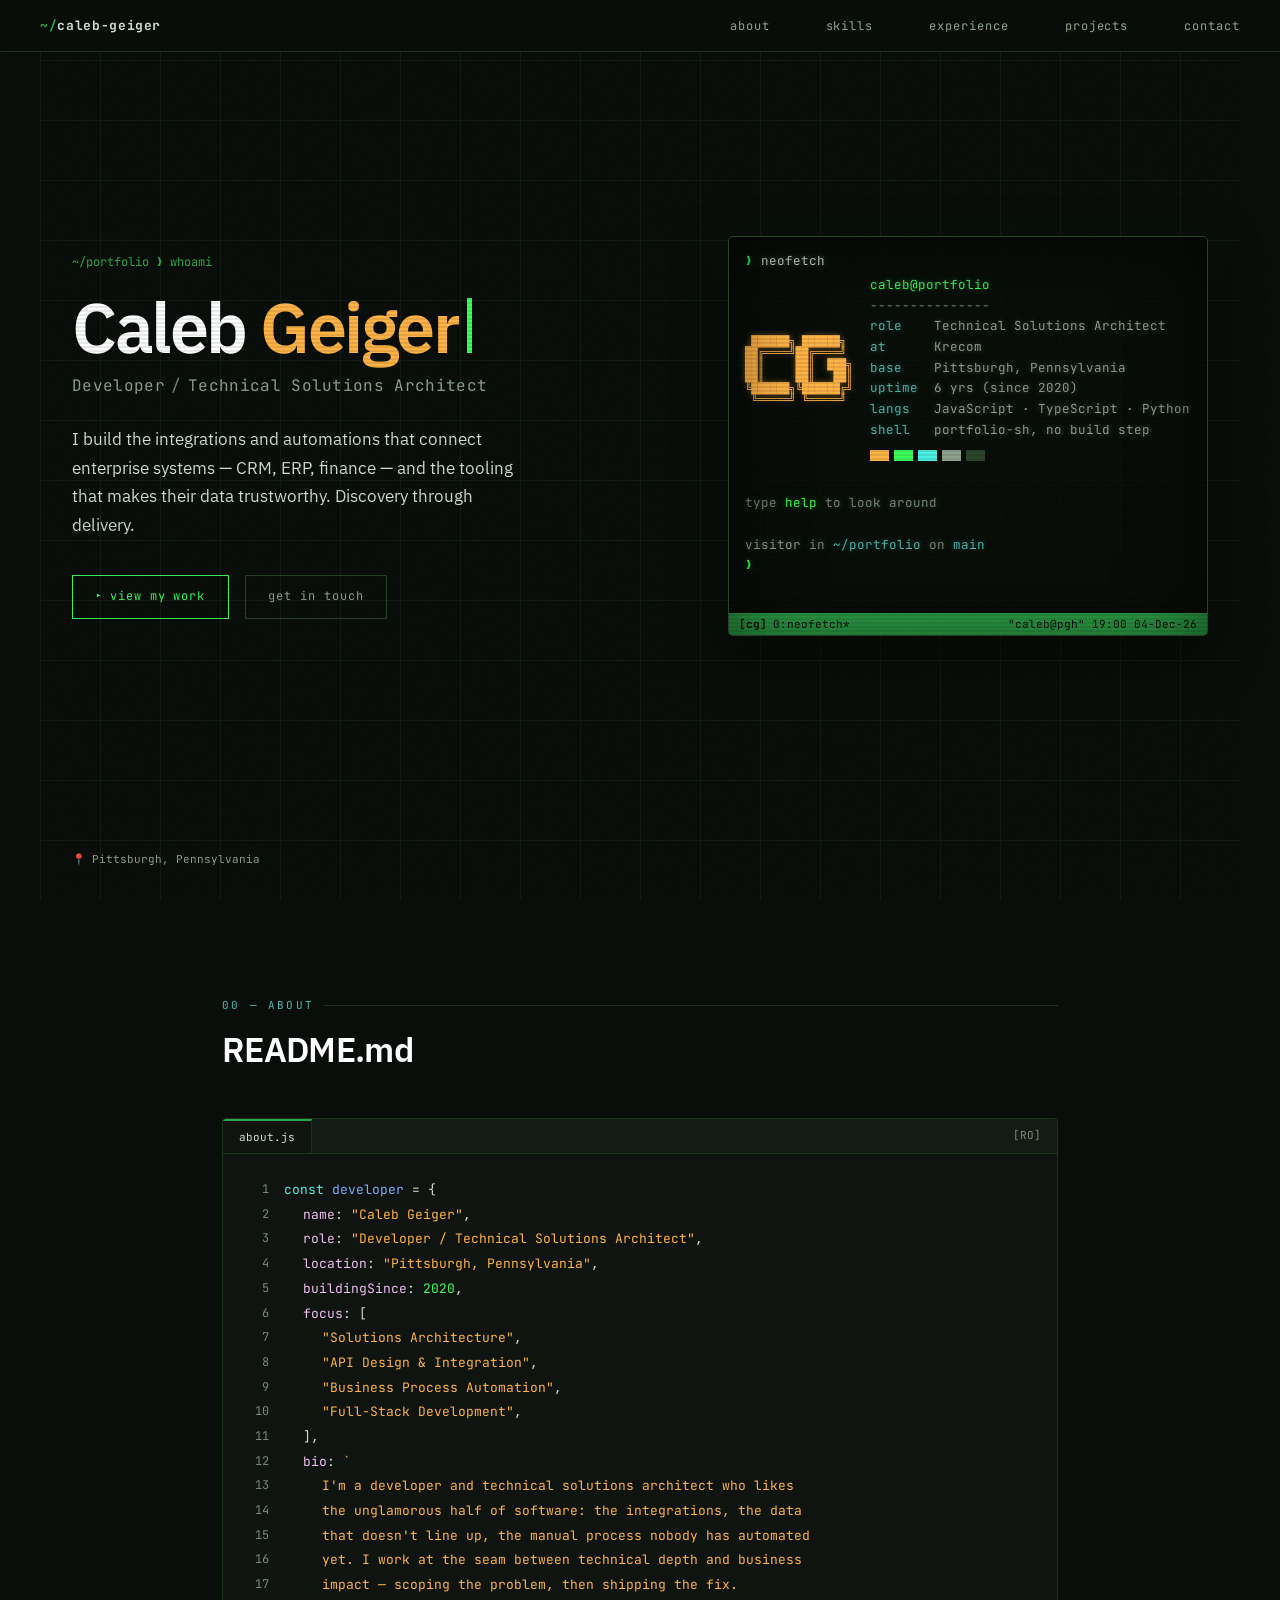
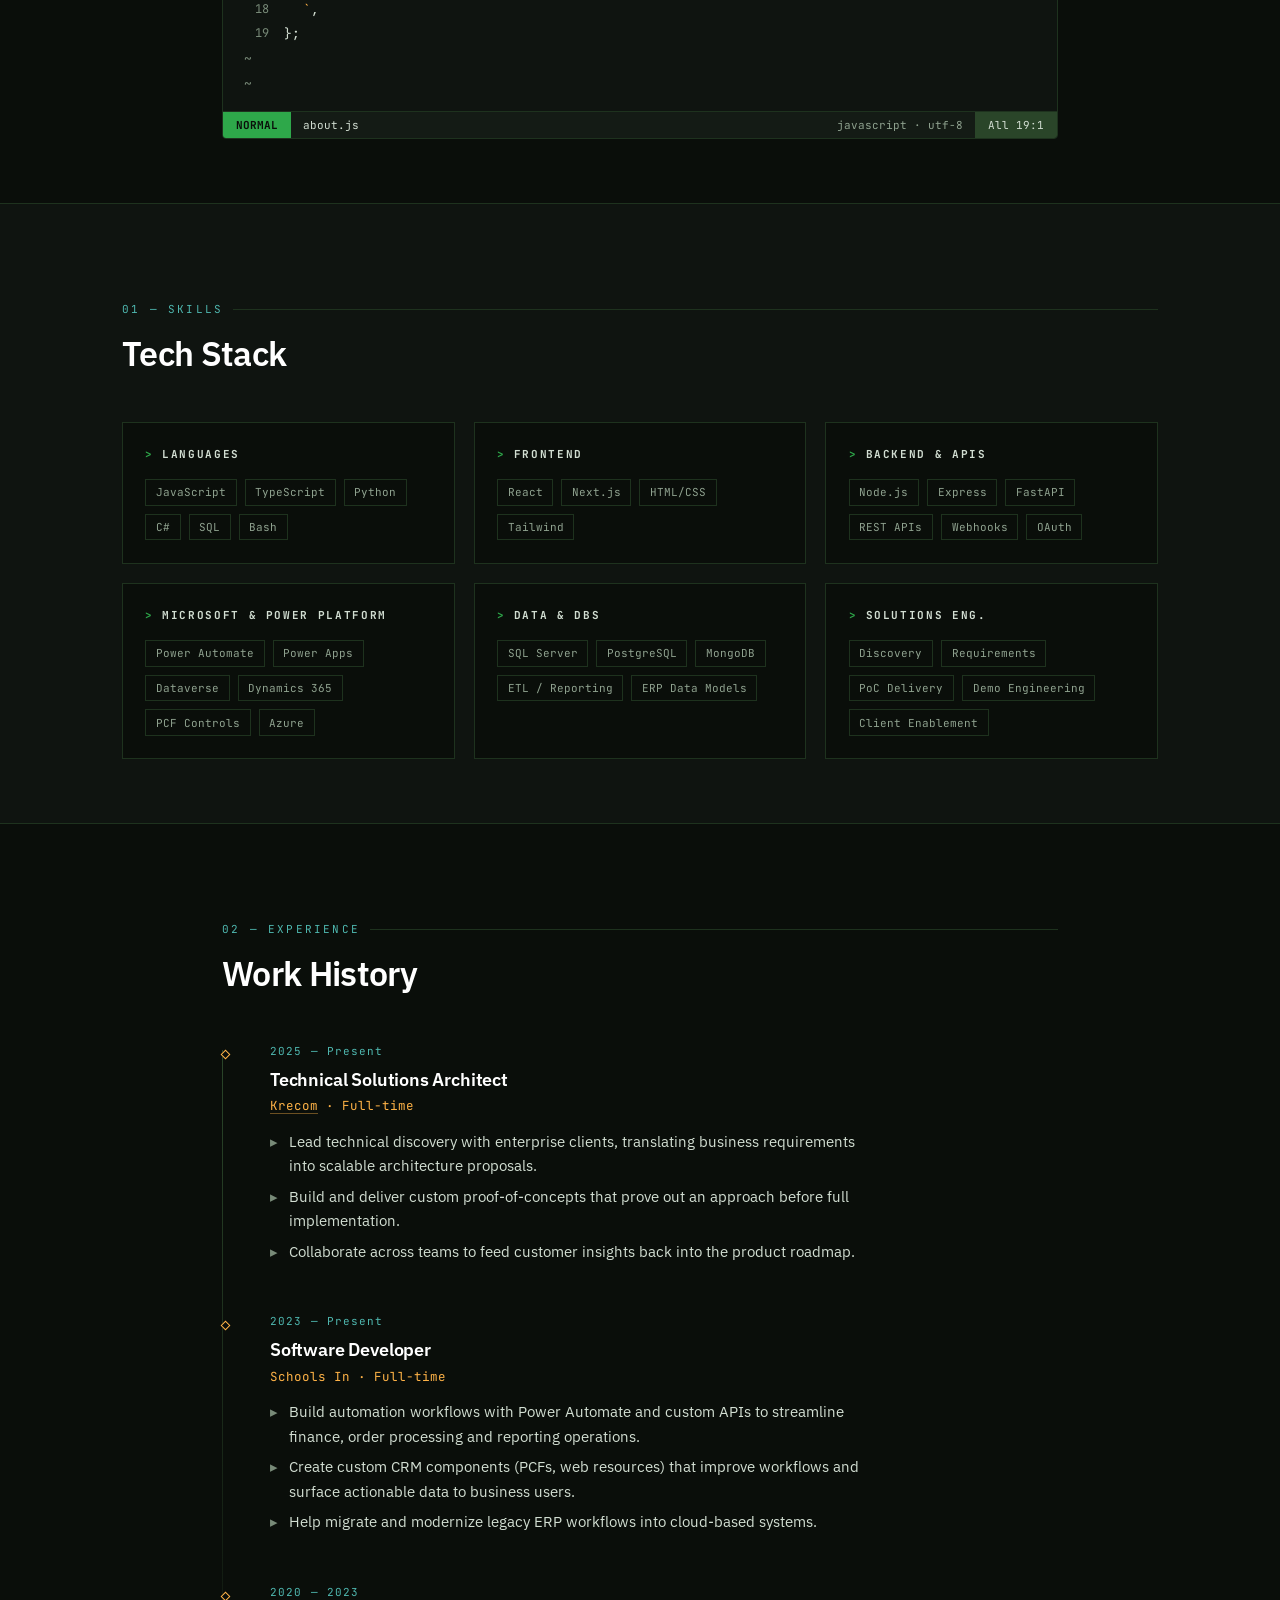
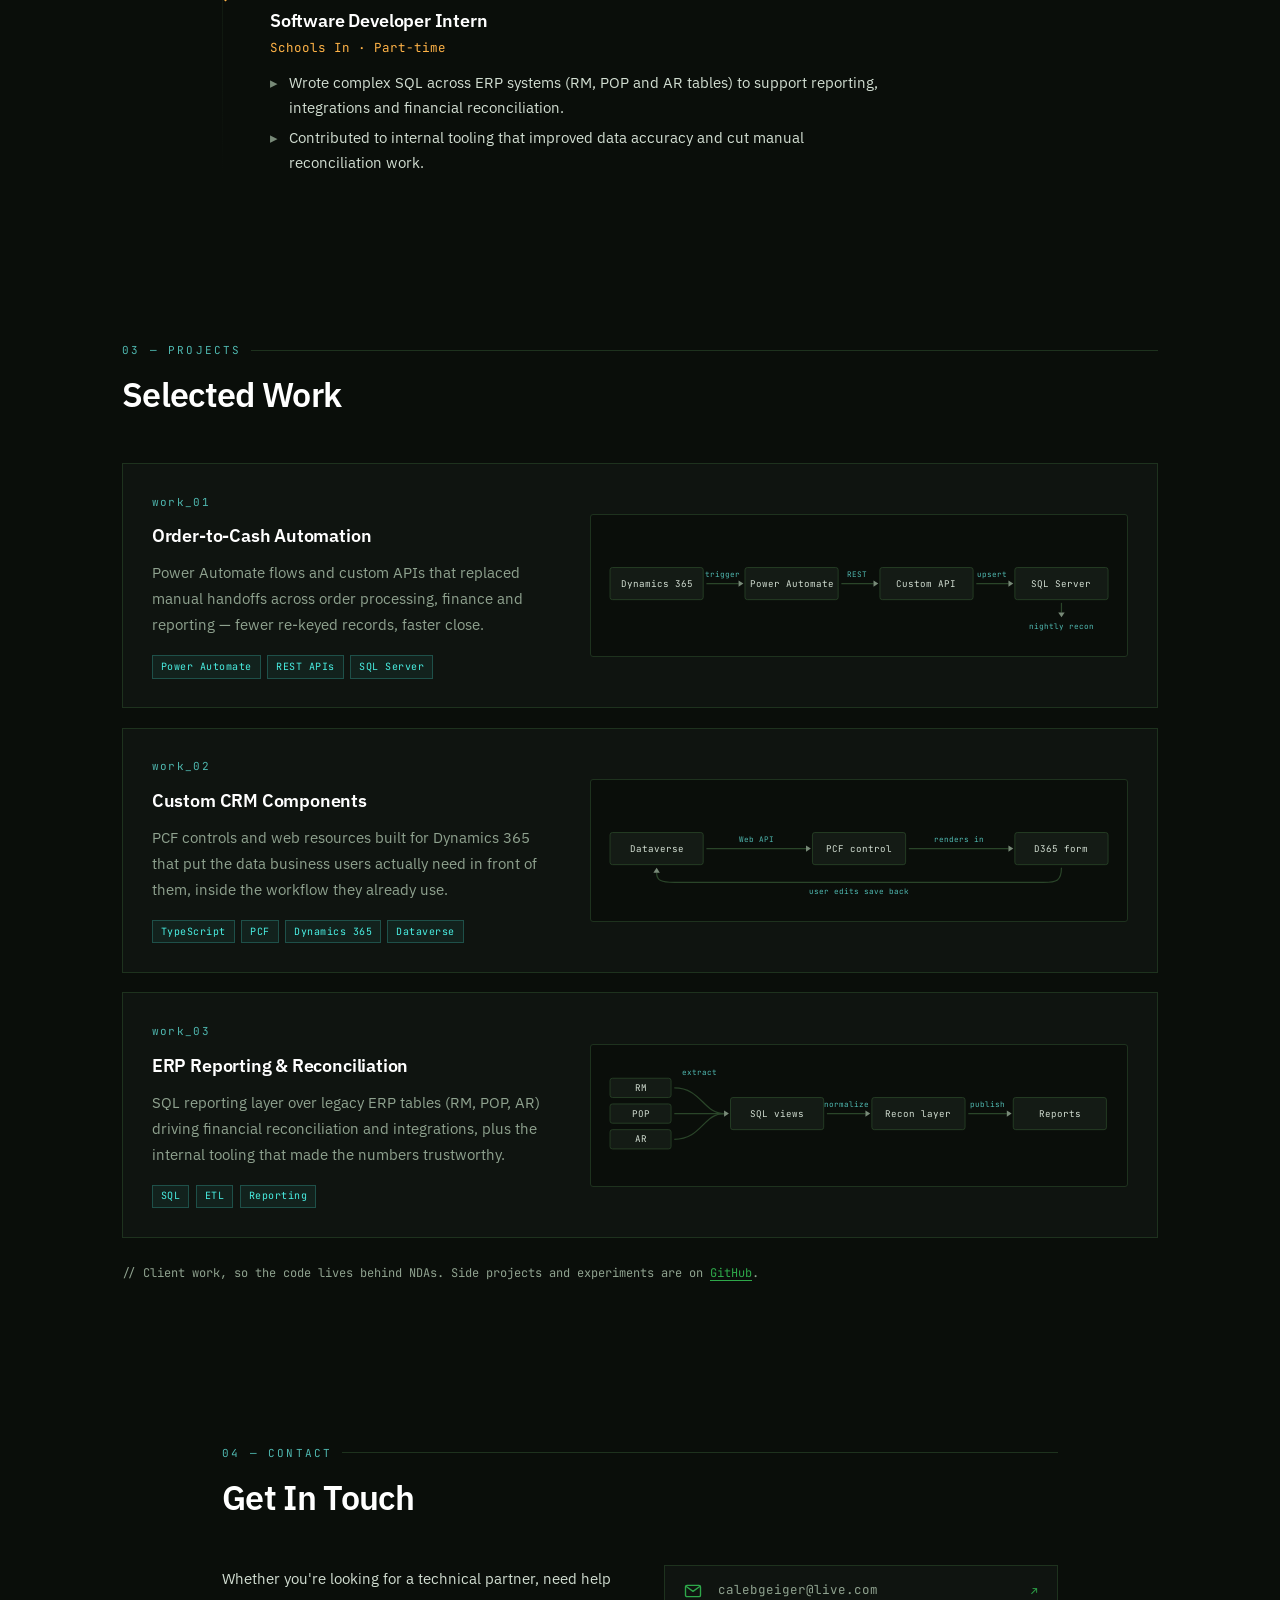
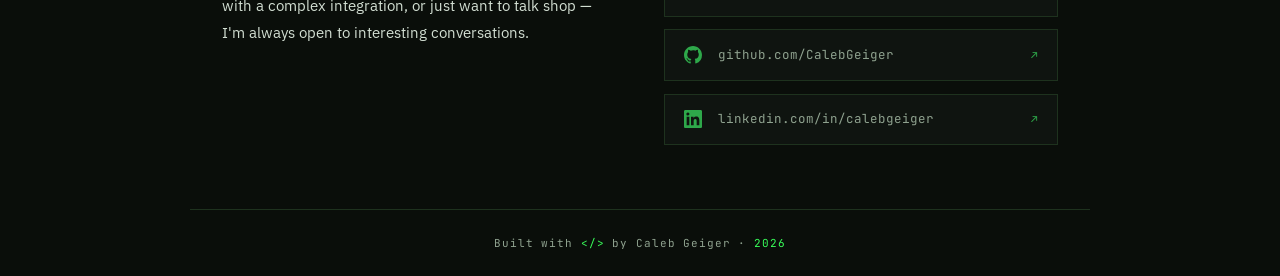
<file: index.html>
<!DOCTYPE html>
<html lang="en">

<!--
  visitor@portfolio:~$ view-source

  hand-written html/css/js. one file. no build step, no framework,
  no dependencies. the terminal in the hero is real — try `help`.

  if you're hiring: calebgeiger@live.com
-->

<head>
  <meta charset="UTF-8" />
  <meta name="viewport" content="width=device-width, initial-scale=1" />

  <title>Caleb Geiger — Developer &amp; Technical Solutions Architect</title>
  <meta name="description"
    content="Caleb Geiger is a developer and technical solutions architect in Pittsburgh, Pennsylvania, building the integrations and automations that connect enterprise CRM, ERP and finance systems." />
  <meta name="author" content="Caleb Geiger" />
  <link rel="canonical" href="https://calebgeiger.com/" />
  <meta name="theme-color" content="#0a0e0a" />
  <meta name="color-scheme" content="dark" />

  <!-- Open Graph / social link previews -->
  <meta property="og:type" content="profile" />
  <meta property="og:site_name" content="Caleb Geiger" />
  <meta property="og:title" content="Caleb Geiger — Developer &amp; Technical Solutions Architect" />
  <meta property="og:description"
    content="Integrations, automation and custom business systems. Pittsburgh, Pennsylvania." />
  <meta property="og:url" content="https://calebgeiger.com/" />
  <meta property="og:image" content="https://calebgeiger.com/og-image.png" />
  <meta property="og:image:width" content="1200" />
  <meta property="og:image:height" content="630" />
  <meta property="og:image:alt" content="Caleb Geiger — Developer / Technical Solutions Architect" />
  <meta property="profile:first_name" content="Caleb" />
  <meta property="profile:last_name" content="Geiger" />
  <meta name="twitter:card" content="summary_large_image" />
  <meta name="twitter:title" content="Caleb Geiger — Developer &amp; Technical Solutions Architect" />
  <meta name="twitter:description"
    content="Integrations, automation and custom business systems. Pittsburgh, Pennsylvania." />
  <meta name="twitter:image" content="https://calebgeiger.com/og-image.png" />

  <link rel="icon"
    href="data:image/svg+xml,%3Csvg xmlns='http://www.w3.org/2000/svg' viewBox='0 0 32 32'%3E%3Crect width='32' height='32' rx='6' fill='%230a0e0a'/%3E%3Cpath d='M7 10l6 6-6 6' fill='none' stroke='%2339ff5a' stroke-width='3' stroke-linecap='round' stroke-linejoin='round'/%3E%3Crect x='16' y='20' width='9' height='3' rx='1.5' fill='%2339ff5a'/%3E%3C/svg%3E" />
  <link rel="apple-touch-icon" href="/apple-touch-icon.png" />

  <link rel="preconnect" href="https://fonts.googleapis.com" />
  <link rel="preconnect" href="https://fonts.gstatic.com" crossorigin />
  <link
    href="https://fonts.googleapis.com/css2?family=IBM+Plex+Sans:wght@400;600&family=JetBrains+Mono:wght@400;700&display=swap"
    rel="stylesheet" />

  <!-- Marks the document as JS-capable so progressive-reveal styles only apply when JS can undo them. -->
  <script>
    document.documentElement.classList.add('js');
  </script>

  <style>
    /* ── Reset ─────────────────────────────────────────────── */
    *,
    *::before,
    *::after {
      box-sizing: border-box;
      margin: 0;
      padding: 0;
    }

    /* ── Design tokens ───────────────────────────────────────
       Colour carries meaning here. Three accents, three jobs:

         --ident  (amber)  who he is      — name, role, company
         --live   (green)  what's alive   — links, focus, active, terminal
         --data   (cyan)   machine facts  — dates, stack, metadata, diagrams

       White/--text is reserved for structure and prose. Nothing should
       take an accent unless it belongs to one of those three categories;
       that rule is what keeps the page from turning monochrome-green.

       Every value used for text clears WCAG AA (4.5:1) on its surface. */
    :root {
      /* surfaces */
      --bg: #0a0e0a;
      --bg2: #0f1410;
      --bg3: #141b15;
      --border: #1e321e;
      --border-lit: #2a4529;

      /* text */
      --text: #d2ded2;
      --text-dim: #8fa28f;
      --text-faint: #788a78;

      /* accents */
      --live: #39ff5a;
      --live-dim: #2ea84a;
      --live-glow: #39ff5a55;
      --ident: #ffb347;
      --data: #4af0e4;
      --data-dim: #4fb8b0;

      /* type */
      --font-sans: 'IBM Plex Sans', system-ui, -apple-system, Segoe UI, sans-serif;
      --font-mono: 'JetBrains Mono', ui-monospace, SFMono-Regular, Menlo, monospace;

      --nav-h: 52px;
      --measure: 900px;
    }

    html {
      scroll-behavior: smooth;
      -webkit-text-size-adjust: 100%;
    }

    body {
      background: var(--bg);
      color: var(--text);
      font-family: var(--font-sans);
      font-size: 15px;
      line-height: 1.65;
      overflow-x: hidden;
      -webkit-font-smoothing: antialiased;
    }

    /* Mono is a texture, not the whole voice — it marks machine-facing
       things (labels, code, tags, diagrams) against sans-serif prose. */
    .mono,
    nav,
    .section-label,
    .tag,
    .stack-tag,
    .exp-meta,
    .project-num,
    .terminal-body,
    .terminal-header,
    .vim-status,
    .term,
    .btn,
    .status-bar,
    footer,
    .projects-note,
    svg text {
      font-family: var(--font-mono);
    }

    /* Noise texture — site-wide, subtle */
    body::after {
      content: '';
      position: fixed;
      inset: 0;
      background-image: url("data:image/svg+xml,%3Csvg viewBox='0 0 256 256' xmlns='http://www.w3.org/2000/svg'%3E%3Cfilter id='n'%3E%3CfeTurbulence type='fractalNoise' baseFrequency='0.9' numOctaves='4' stitchTiles='stitch'/%3E%3C/filter%3E%3Crect width='100%25' height='100%25' filter='url(%23n)' opacity='0.04'/%3E%3C/svg%3E");
      pointer-events: none;
      z-index: 9998;
      opacity: 0.25;
    }

    /* ── Scrollbar / selection ─────────────────────────────── */
    ::-webkit-scrollbar {
      width: 6px;
    }

    ::-webkit-scrollbar-track {
      background: var(--bg);
    }

    ::-webkit-scrollbar-thumb {
      background: var(--live-dim);
      border-radius: 3px;
    }

    ::selection {
      background: var(--live);
      color: var(--bg);
    }

    /* ── Skip link ─────────────────────────────────────────── */
    .skip-link {
      position: absolute;
      left: -9999px;
      top: 0;
      z-index: 10000;
      padding: 0.7rem 1.2rem;
      background: var(--bg2);
      border: 1px solid var(--live);
      color: var(--live);
      font-family: var(--font-mono);
      font-size: 12px;
      text-decoration: none;
    }

    .skip-link:focus {
      left: 0.5rem;
      top: 0.5rem;
    }

    /* ── Nav ───────────────────────────────────────────────── */
    nav {
      position: fixed;
      top: 0;
      left: 0;
      right: 0;
      z-index: 100;
      display: flex;
      align-items: center;
      justify-content: space-between;
      padding: 0 2.5rem;
      height: var(--nav-h);
      background: rgba(10, 14, 10, 0.92);
      border-bottom: 1px solid var(--border);
      backdrop-filter: blur(8px);
    }

    .nav-logo {
      color: var(--text);
      font-weight: 700;
      font-size: 13px;
      letter-spacing: 0.05em;
      text-decoration: none;
    }

    .nav-logo span {
      color: var(--live-dim);
    }

    .nav-logo:hover {
      color: var(--live);
    }

    .nav-links {
      display: flex;
      gap: 2rem;
      list-style: none;
    }

    .nav-links a {
      color: var(--text-dim);
      text-decoration: none;
      font-size: 12px;
      letter-spacing: 0.08em;
      transition: color 0.2s;
    }

    .nav-links a::before {
      content: '// ';
      color: var(--live-dim);
      opacity: 0;
      transition: opacity 0.2s;
    }

    .nav-links a:hover,
    .nav-links a:focus-visible,
    .nav-links a[aria-current='true'] {
      color: var(--live);
    }

    .nav-links a:hover::before,
    .nav-links a:focus-visible::before,
    .nav-links a[aria-current='true']::before {
      opacity: 1;
    }

    /* ── Section rhythm ──────────────────────────────────────
       Widths vary on purpose: narrow for prose, wide where the
       content needs room. A single repeated column is what makes
       a long page feel like a template. */
    section {
      max-width: var(--measure);
      margin: 0 auto;
      padding: 6rem 2rem 4rem;
      scroll-margin-top: var(--nav-h);
    }

    .section-label {
      font-size: 11px;
      letter-spacing: 0.2em;
      color: var(--data-dim);
      text-transform: uppercase;
      margin-bottom: 0.5rem;
      display: flex;
      align-items: center;
      gap: 0.6rem;
    }

    .section-label::after {
      content: '';
      flex: 1;
      height: 1px;
      background: var(--border);
    }

    h2 {
      font-size: clamp(1.5rem, 3vw, 2.1rem);
      color: #fff;
      margin-bottom: 2.5rem;
      font-weight: 600;
      letter-spacing: -0.02em;
      text-wrap: balance;
    }

    h3 {
      font-weight: 600;
      letter-spacing: -0.01em;
    }

    /* ── Hero ──────────────────────────────────────────────── */
    #hero {
      max-width: 1200px;
      min-height: 100svh;
      display: flex;
      flex-direction: column;
      justify-content: center;
      padding-top: calc(var(--nav-h) + 2rem);
      padding-bottom: 7rem;
      position: relative;
    }

    .hero-inner {
      display: grid;
      grid-template-columns: minmax(0, 1fr) minmax(0, 480px);
      gap: 3.5rem;
      align-items: center;
      width: 100%;
    }

    .hero-prompt {
      font-family: var(--font-mono);
      color: var(--live-dim);
      font-size: 12px;
      margin-bottom: 1rem;
      min-height: 1.7em;
    }

    .hero-name {
      font-size: clamp(2.4rem, 6vw, 4.4rem);
      font-weight: 600;
      color: #fff;
      line-height: 1.05;
      letter-spacing: -0.035em;
      margin-bottom: 0.6rem;
    }

    /* Identity colour — the name is who, not what's clickable */
    .hero-name .accent {
      color: var(--ident);
    }

    .hero-title {
      font-family: var(--font-mono);
      font-size: clamp(0.85rem, 1.6vw, 1rem);
      color: var(--text-dim);
      letter-spacing: 0.02em;
      margin-bottom: 1.6rem;
    }

    .hero-title .sep {
      color: var(--text-faint);
      margin: 0 0.4rem;
    }

    .hero-desc {
      max-width: 46ch;
      color: var(--text);
      font-size: 1.05rem;
      line-height: 1.7;
      margin-bottom: 2.2rem;
    }

    .hero-cta {
      display: flex;
      gap: 1rem;
      flex-wrap: wrap;
    }

    .btn {
      display: inline-flex;
      align-items: center;
      gap: 0.4rem;
      padding: 0.7rem 1.4rem;
      font-size: 12px;
      letter-spacing: 0.08em;
      text-decoration: none;
      border: 1px solid;
      cursor: pointer;
      transition: all 0.2s;
    }

    .btn-primary {
      border-color: var(--live);
      color: var(--live);
      background: transparent;
    }

    .btn-primary:hover,
    .btn-primary:focus-visible {
      box-shadow: 0 0 20px var(--live-glow);
      color: var(--bg);
      background: var(--live);
    }

    .btn-secondary {
      border-color: var(--border-lit);
      color: var(--text-dim);
    }

    .btn-secondary:hover,
    .btn-secondary:focus-visible {
      border-color: var(--text-dim);
      color: var(--text);
    }

    /* A slim caret, not a block — at display size a full character-width
       block reads as a graphic swallowing the last letter. */
    .cursor {
      display: inline-block;
      width: 0.07em;
      min-width: 3px;
      height: 0.78em;
      background: var(--live);
      margin-left: 0.12em;
      vertical-align: baseline;
      animation: blink 1.1s step-end infinite;
    }

    /* Grid lines + CRT scanlines are confined to the hero, so they read
       as a deliberate opening statement instead of a filter over the
       whole document (and never sit on top of body copy). */
    #hero::before {
      content: '';
      position: absolute;
      inset: 0;
      background-image:
        linear-gradient(var(--border) 1px, transparent 1px),
        linear-gradient(90deg, var(--border) 1px, transparent 1px);
      background-size: 60px 60px;
      opacity: 0.4;
      pointer-events: none;
    }

    #hero::after {
      content: '';
      position: absolute;
      inset: 0;
      background: repeating-linear-gradient(to bottom,
          transparent 0px,
          transparent 2px,
          rgba(0, 0, 0, 0.09) 2px,
          rgba(0, 0, 0, 0.09) 4px);
      pointer-events: none;
      z-index: 3;
    }

    .no-crt #hero::after {
      display: none;
    }

    .hero-text,
    .hero-term {
      position: relative;
      z-index: 2;
    }

    .status-bar {
      position: absolute;
      bottom: 2rem;
      left: 2rem;
      right: 2rem;
      display: flex;
      gap: 1.5rem;
      font-size: 11px;
      color: var(--text-dim);
      z-index: 2;
    }

    .status-item {
      display: flex;
      align-items: center;
      gap: 0.4rem;
    }

    /* ── Hero terminal ───────────────────────────────────────
       A real command line, not a decoration. It is strictly additive:
       everything it can print already exists in the page below, and it
       reads that content out of the DOM rather than duplicating it. */
    .term {
      position: relative;
      background: rgba(9, 13, 9, 0.86);
      border: 1px solid var(--border-lit);
      border-radius: 5px;
      overflow: hidden;
      box-shadow: 0 18px 50px rgba(0, 0, 0, 0.55), 0 0 40px rgba(57, 255, 90, 0.04);
      display: flex;
      flex-direction: column;
      height: 400px;
    }

    /* Phosphor: an inner vignette and a faint glow on the glyphs. Both
       belong to the CRT effect, so `crt` switches them off with the
       scanlines. */
    .term::after {
      content: '';
      position: absolute;
      inset: 0;
      box-shadow: inset 0 0 70px rgba(0, 0, 0, 0.55);
      pointer-events: none;
    }

    .term-out,
    .term-line,
    .term-ps1-info {
      text-shadow: 0 0 6px color-mix(in srgb, currentColor 40%, transparent);
    }

    .no-crt .term::after {
      display: none;
    }

    .no-crt .term-out,
    .no-crt .term-line,
    .no-crt .term-ps1-info {
      text-shadow: none;
    }

    /* tmux's default status line — session, window list, then pane title
       and clock on the right. Replaces the stock macOS traffic lights,
       which every terminal mock-up on the internet already has. */
    .tmux-status {
      flex: 0 0 auto;
      display: flex;
      align-items: center;
      gap: 0.9ch;
      padding: 0 0.6rem;
      height: 22px;
      background: var(--live-dim);
      color: var(--bg);
      font-size: 11px;
      white-space: nowrap;
      overflow: hidden;
    }

    .tmux-session {
      font-weight: 700;
    }

    .tmux-right {
      margin-left: auto;
    }

    .term-body {
      flex: 1 1 auto;
      overflow-y: auto;
      padding: 0.9rem 1rem 1rem;
      font-size: 12.5px;
      line-height: 1.65;
      cursor: text;
    }

    .term-body::-webkit-scrollbar {
      width: 4px;
    }

    .term-out div {
      white-space: pre-wrap;
      overflow-wrap: anywhere;
    }

    .term-line {
      display: flex;
      align-items: baseline;
      gap: 0.5rem;
    }

    /* Two-line, starship-style prompt: context on top, ❯ on the input
       line. The ❯ turns red after a failed command, as starship does. */
    .term-ps1-info {
      color: var(--text-faint);
    }

    .term-ps1 {
      color: var(--live);
      flex: 0 0 auto;
      transition: color 0.2s;
    }

    .term.failed .term-ps1 {
      color: #ff8b8b;
    }

    /* neofetch card. The art is set in the system mono on purpose: the
       Google Fonts cut of JetBrains Mono ships without box-drawing and
       block glyphs, and mixing two fonts inside one drawing misaligns it. */
    .nf {
      display: grid;
      grid-template-columns: auto minmax(0, 1fr);
      gap: 0 2.2ch;
      align-items: center;
      margin: 0.2rem 0 0.4rem;
    }

    .term-out .nf-art {
      white-space: pre;
      overflow-wrap: normal;
      font-family: ui-monospace, SFMono-Regular, Menlo, Consolas, 'DejaVu Sans Mono', monospace;
      font-size: 10.5px;
      line-height: 1.12;
      color: var(--ident);
    }

    .nf-key {
      display: inline-block;
      min-width: 8ch;
      color: var(--data-dim);
    }

    .nf-swatch {
      display: inline-block;
      width: 2.4ch;
      height: 0.9em;
      margin-right: 0.6ch;
      vertical-align: -0.1em;
    }

    .term-input {
      flex: 1 1 auto;
      min-width: 0;
      background: none;
      border: 0;
      color: var(--text);
      font: inherit;
      padding: 0;
      caret-color: var(--live);
    }

    /* A focus ring boxing the prompt line looks broken inside a terminal.
       The window takes the ring instead — the indicator stays clearly
       visible, which is what WCAG asks for, and it matches how real
       terminal emulators show focus. */
    .term-input:focus,
    .term-input:focus-visible {
      outline: none;
    }

    .term:focus-within {
      border-color: var(--live-dim);
      box-shadow: 0 18px 50px rgba(0, 0, 0, 0.55), 0 0 0 1px var(--live-dim),
        0 0 34px rgba(57, 255, 90, 0.12);
    }

    .t-cmd {
      color: var(--text);
    }

    .t-key {
      color: var(--live);
    }

    .t-val {
      color: var(--text-dim);
    }

    .t-id {
      color: var(--ident);
    }

    .t-data {
      color: var(--data-dim);
    }

    .t-err {
      color: #ff8b8b;
    }

    .t-muted {
      color: var(--text-faint);
    }

    .term-out a {
      color: var(--live);
    }

    /* ── About ─────────────────────────────────────────────── */
    .terminal-box {
      background: var(--bg2);
      border: 1px solid var(--border);
      border-radius: 4px;
      overflow: hidden;
    }

    /* The about box is a vim buffer: tabline on top, statusline below,
       tildes past the end of the file. Unlike the hero terminal it shows
       on every screen size, so this is the chrome phones actually see. */
    .terminal-header {
      background: var(--bg3);
      display: flex;
      align-items: stretch;
      border-bottom: 1px solid var(--border);
      font-size: 11px;
    }

    .vim-tab {
      padding: 0.45rem 1rem;
      background: var(--bg2);
      color: var(--text);
      border-top: 2px solid var(--live-dim);
      border-right: 1px solid var(--border);
    }

    .vim-tab-fill {
      margin-left: auto;
      padding: 0.45rem 1rem;
      color: var(--text-faint);
    }

    .terminal-body {
      padding: 1.5rem 1.5rem 0.9rem 0.9rem;
      line-height: 1.9;
      font-size: 13px;
      overflow-x: auto;
    }

    .code-line {
      display: flex;
      gap: 0.9rem;
    }

    /* cursorline — follows the pointer, and the statusline reports it */
    .code-line:hover {
      background: var(--bg3);
    }

    .line-num {
      flex: 0 0 2rem;
      text-align: right;
      color: var(--text-faint);
      user-select: none;
      font-size: 12px;
    }

    .code-line:hover .line-num {
      color: var(--ident);
    }

    .vim-tilde {
      color: var(--text-faint);
      padding-left: 0.4rem;
      user-select: none;
    }

    .vim-status {
      display: flex;
      align-items: stretch;
      background: var(--bg3);
      border-top: 1px solid var(--border);
      font-size: 11px;
      white-space: nowrap;
      overflow: hidden;
    }

    .vim-status>span {
      padding: 0.25rem 0.8rem;
    }

    .vim-mode {
      background: var(--live-dim);
      color: var(--bg);
      font-weight: 700;
    }

    .vim-file {
      color: var(--text);
    }

    .vim-meta {
      margin-left: auto;
      color: var(--text-dim);
    }

    .vim-pos {
      background: var(--border-lit);
      color: var(--text);
      min-width: 9ch;
      text-align: right;
    }

    /* Indentation comes from padding, not source whitespace, so the block
       is immune to HTML formatting and wraps cleanly on narrow screens. */
    .code-txt {
      flex: 1;
      min-width: 0;
    }

    .code-txt.i1 {
      padding-left: 1.2rem;
    }

    .code-txt.i2 {
      padding-left: 2.4rem;
    }

    .kw {
      color: var(--data);
    }

    .str {
      color: var(--ident);
    }

    .fn {
      color: #82aaff;
    }

    .val {
      color: var(--live);
    }

    .prop {
      color: #f0c0f0;
    }

    /* ── Skills — full-bleed band ────────────────────────────
       One deliberate break in the page rhythm, so the eye gets a
       chapter marker roughly halfway down. */
    #skills {
      max-width: none;
      background: var(--bg2);
      border-top: 1px solid var(--border);
      border-bottom: 1px solid var(--border);
      padding-left: 0;
      padding-right: 0;
    }

    #skills>* {
      max-width: 1100px;
      margin-inline: auto;
      padding-inline: 2rem;
    }

    .skills-grid {
      display: grid;
      grid-template-columns: repeat(auto-fit, minmax(240px, 1fr));
      gap: 1.2rem;
    }

    /* Pinned to 3 across so six categories land as a clean 3x2 — auto-fit
       gives 4+2 on wide screens, which leaves a ragged empty corner. */
    @media (min-width: 900px) {
      .skills-grid {
        grid-template-columns: repeat(3, 1fr);
      }
    }

    .skill-category {
      background: var(--bg);
      border: 1px solid var(--border);
      padding: 1.4rem;
      transition: border-color 0.2s;
    }

    .skill-category:hover {
      border-color: var(--border-lit);
    }

    .skill-cat-title {
      font-family: var(--font-mono);
      font-size: 11px;
      letter-spacing: 0.15em;
      color: var(--text);
      text-transform: uppercase;
      margin-bottom: 1rem;
      display: flex;
      /* Keeps the '>' on the first line when a title wraps */
      align-items: flex-start;
      gap: 0.5rem;
      font-weight: 700;
    }

    .skill-cat-title::before {
      content: '>';
      color: var(--live-dim);
    }

    .skill-tags {
      display: flex;
      flex-wrap: wrap;
      gap: 0.5rem;
      list-style: none;
    }

    .tag {
      font-size: 11px;
      padding: 0.2rem 0.6rem;
      border: 1px solid var(--border);
      color: var(--text-dim);
      transition: border-color 0.15s, color 0.15s;
    }

    .tag:hover {
      border-color: var(--data-dim);
      color: var(--data);
    }

    /* ── Experience ────────────────────────────────────────── */
    .timeline {
      position: relative;
      padding-left: 1.5rem;
      list-style: none;
    }

    .timeline::before {
      content: '';
      position: absolute;
      left: 0;
      top: 0.5rem;
      bottom: 0;
      width: 1px;
      background: linear-gradient(to bottom, var(--border-lit), transparent);
    }

    .exp-item {
      position: relative;
      margin-bottom: 3rem;
      padding-left: 1.5rem;
    }

    .exp-item:last-child {
      margin-bottom: 0;
    }

    .exp-item::before {
      content: '';
      position: absolute;
      left: -1.5rem;
      top: 0.6rem;
      width: 7px;
      height: 7px;
      border: 1px solid var(--ident);
      background: var(--bg);
      transform: rotate(45deg);
    }

    .exp-meta {
      font-size: 11px;
      color: var(--data-dim);
      margin-bottom: 0.3rem;
      letter-spacing: 0.1em;
    }

    .exp-role {
      font-size: 1.1rem;
      color: #fff;
      margin-bottom: 0.15rem;
    }

    .exp-company {
      font-family: var(--font-mono);
      color: var(--ident);
      font-size: 12.5px;
      margin-bottom: 0.8rem;
    }

    .exp-desc {
      color: var(--text);
      list-style: none;
      max-width: 68ch;
    }

    .exp-desc li {
      padding-left: 1.2rem;
      position: relative;
      margin-bottom: 0.35rem;
    }

    .exp-desc li::before {
      content: '▸';
      position: absolute;
      left: 0;
      color: var(--text-faint);
    }

    .info-link {
      color: var(--ident);
      text-underline-offset: 3px;
      text-decoration-color: rgba(255, 179, 71, 0.4);
    }

    .info-link:hover {
      text-decoration-color: var(--ident);
    }

    /* ── Projects — case-study rows with architecture diagrams ──
       An architect's portfolio should contain architecture. Text on the
       left, the actual system on the right; the diagram is the artifact
       of the job, and it survives an NDA because it names shapes, not
       clients. Rows (not cards) so each diagram gets real width. */
    #projects {
      max-width: 1100px;
    }

    .projects-list {
      list-style: none;
      display: flex;
      flex-direction: column;
      gap: 1.2rem;
    }

    .project-row {
      display: grid;
      grid-template-columns: minmax(0, 0.85fr) minmax(0, 1.15fr);
      gap: 2.5rem;
      align-items: center;
      background: var(--bg2);
      border: 1px solid var(--border);
      padding: 1.8rem;
      transition: border-color 0.25s, box-shadow 0.25s;
    }

    .project-row:hover {
      border-color: var(--border-lit);
      box-shadow: 0 10px 34px rgba(0, 0, 0, 0.45);
    }

    .project-num {
      font-size: 11px;
      color: var(--data-dim);
      letter-spacing: 0.12em;
      margin-bottom: 0.6rem;
    }

    .project-name {
      font-size: 1.15rem;
      color: #fff;
      margin-bottom: 0.6rem;
    }

    .project-desc {
      font-size: 0.95rem;
      color: var(--text-dim);
      line-height: 1.7;
      margin-bottom: 1.1rem;
    }

    .project-stack {
      display: flex;
      flex-wrap: wrap;
      gap: 0.4rem;
      list-style: none;
    }

    .stack-tag {
      font-size: 10px;
      padding: 0.15rem 0.5rem;
      background: rgba(74, 240, 228, 0.06);
      border: 1px solid rgba(74, 240, 228, 0.22);
      color: var(--data);
      letter-spacing: 0.05em;
    }

    /* The drawing is short relative to the text column beside it, so it
       sits in a recessed panel — the surrounding space then reads as
       deliberate matting rather than a gap. */
    .project-diagram {
      background: var(--bg);
      border: 1px solid var(--border);
      border-radius: 3px;
      padding: 1.4rem 1.2rem;
    }

    .project-diagram svg {
      display: block;
      width: 100%;
      height: auto;
      overflow: visible;
    }

    /* Diagram parts */
    .d-node {
      fill: var(--bg3);
      stroke: var(--border-lit);
      stroke-width: 1;
    }

    .d-label {
      fill: var(--text);
      font-size: 11.5px;
    }

    .d-edge {
      fill: var(--data-dim);
      font-size: 9.5px;
    }

    .d-wire {
      stroke: var(--border-lit);
      stroke-width: 1.5;
      fill: none;
    }

    .d-head {
      fill: var(--text-faint);
    }

    /* Data visibly moves when you hover the row */
    .d-flow {
      stroke: var(--live);
      stroke-width: 1.5;
      fill: none;
      stroke-dasharray: 3 9;
      opacity: 0;
      transition: opacity 0.25s;
    }

    .project-row:hover .d-flow,
    .project-row.tracing .d-flow {
      opacity: 0.95;
      animation: flow 0.75s linear infinite;
    }

    /* `trace <project>` in the hero terminal runs the diagram remotely */
    .project-row.tracing {
      border-color: var(--live-dim);
      box-shadow: 0 0 0 1px var(--live-dim), 0 0 34px rgba(57, 255, 90, 0.1);
    }

    @keyframes flow {
      to {
        stroke-dashoffset: -12;
      }
    }

    .projects-note {
      margin-top: 1.6rem;
      font-size: 12px;
      color: var(--text-dim);
    }

    .projects-note a {
      color: var(--live-dim);
      text-underline-offset: 3px;
    }

    .projects-note a:hover {
      color: var(--live);
    }

    /* ── Contact ───────────────────────────────────────────── */
    .contact-wrapper {
      display: grid;
      grid-template-columns: 1fr 1fr;
      gap: 3rem;
      align-items: start;
    }

    .contact-intro {
      color: var(--text);
      line-height: 1.8;
    }

    .contact-intro p {
      margin-bottom: 1rem;
    }

    .contact-links {
      display: flex;
      flex-direction: column;
      gap: 0.8rem;
    }

    .contact-link {
      display: flex;
      align-items: center;
      gap: 1rem;
      padding: 0.9rem 1.2rem;
      background: var(--bg2);
      border: 1px solid var(--border);
      text-decoration: none;
      color: var(--text-dim);
      transition: border-color 0.2s, color 0.2s;
      font-family: var(--font-mono);
      font-size: 12.5px;
    }

    .contact-link:hover,
    .contact-link:focus-visible {
      border-color: var(--live-dim);
      color: var(--live);
    }

    .contact-link-icon {
      display: flex;
      width: 18px;
      flex: 0 0 18px;
      color: var(--live-dim);
      transition: color 0.2s;
    }

    .contact-link:hover .contact-link-icon {
      color: var(--live);
    }

    .contact-link-icon svg {
      width: 100%;
      height: auto;
    }

    .contact-link-label {
      flex: 1;
      overflow-wrap: anywhere;
    }

    .contact-link-arrow {
      color: var(--live-dim);
      font-size: 11px;
    }

    /* ── Footer ────────────────────────────────────────────── */
    footer {
      border-top: 1px solid var(--border);
      padding: 1.5rem 2rem;
      text-align: center;
      font-size: 11px;
      color: var(--text-dim);
      letter-spacing: 0.08em;
      max-width: var(--measure);
      margin: 0 auto;
    }

    footer span {
      color: var(--live);
    }

    /* ── Animations ────────────────────────────────────────── */
    @keyframes blink {

      0%,
      100% {
        opacity: 1;
      }

      50% {
        opacity: 0;
      }
    }

    /* Scroll reveal — only hides content when JS is present to reveal it */
    .js .reveal {
      opacity: 0;
      transform: translateY(24px);
      transition: opacity 0.6s ease, transform 0.6s ease;
    }

    .js .reveal.visible {
      opacity: 1;
      transform: translateY(0);
    }

    /* ── Scroll progress / back to top ─────────────────────── */
    .scroll-progress {
      position: absolute;
      bottom: -1px;
      left: 0;
      height: 2px;
      width: 0%;
      background: var(--live);
      box-shadow: 0 0 8px var(--live-glow);
    }

    .back-to-top {
      position: fixed;
      bottom: 2rem;
      right: 2rem;
      width: 38px;
      height: 38px;
      background: var(--bg2);
      border: 1px solid var(--border);
      color: var(--live);
      font-family: var(--font-mono);
      font-size: 16px;
      cursor: pointer;
      display: flex;
      align-items: center;
      justify-content: center;
      opacity: 0;
      pointer-events: none;
      transition: opacity 0.3s, border-color 0.2s, box-shadow 0.2s;
      z-index: 90;
    }

    .back-to-top.visible {
      opacity: 1;
      pointer-events: auto;
    }

    .back-to-top:hover {
      border-color: var(--live-dim);
      box-shadow: 0 0 12px var(--live-glow);
    }

    /* ── Hamburger ─────────────────────────────────────────── */
    .nav-toggle {
      display: none;
      background: none;
      border: 1px solid var(--border);
      color: var(--live);
      cursor: pointer;
      padding: 0.3rem 0.55rem;
      font-size: 18px;
      line-height: 1;
      font-family: var(--font-mono);
      transition: border-color 0.2s, box-shadow 0.2s;
    }

    .nav-toggle:hover {
      border-color: var(--live-dim);
      box-shadow: 0 0 8px var(--live-glow);
    }

    :focus-visible {
      outline: 2px solid var(--live);
      outline-offset: 3px;
    }

    /* ── Responsive ────────────────────────────────────────── */
    @media (max-width: 1000px) {
      .hero-inner {
        grid-template-columns: 1fr;
      }

      /* The terminal is an enhancement, and a typed CLI behind a soft
         keyboard is worse than no CLI. Everything it prints is in the
         page below, so narrow screens simply get the page. */
      .hero-term {
        display: none;
      }
    }

    @media (max-width: 860px) {
      .project-row {
        grid-template-columns: 1fr;
        gap: 1.6rem;
      }

      .contact-wrapper {
        grid-template-columns: 1fr;
        gap: 2rem;
      }
    }

    @media (max-width: 640px) {
      nav {
        padding: 0 1rem;
        flex-wrap: wrap;
        height: auto;
        min-height: var(--nav-h);
      }

      .nav-toggle {
        display: block;
      }

      .nav-links {
        display: none;
        width: 100%;
        flex-direction: column;
        gap: 0;
        background: rgba(10, 14, 10, 0.97);
        border-top: 1px solid var(--border);
        padding: 0.5rem 0;
        order: 3;
      }

      .nav-links li {
        width: 100%;
      }

      .nav-links a {
        display: block;
        padding: 0.7rem 1rem;
        font-size: 13px;
        border-bottom: 1px solid var(--border);
      }

      nav.open .nav-links {
        display: flex;
      }

      section {
        padding: 5rem 1.2rem 3rem;
      }

      #skills>* {
        padding-inline: 1.2rem;
      }

      #hero {
        padding-bottom: 8rem;
      }

      .status-bar {
        left: 1.2rem;
        right: 1.2rem;
        flex-wrap: wrap;
        gap: 0.8rem;
      }

      .back-to-top {
        bottom: 1rem;
        right: 1rem;
      }

      .project-row {
        padding: 1.3rem;
      }

      .terminal-body {
        padding: 1.2rem 0.9rem 0.8rem 0.4rem;
        font-size: 12px;
      }

      .code-line {
        gap: 0.6rem;
      }

      /* filetype and encoding are the first thing to go on a phone */
      .vim-meta {
        visibility: hidden;
      }
    }

    /* ── Reduced motion ────────────────────────────────────── */
    @media (prefers-reduced-motion: reduce) {
      html {
        scroll-behavior: auto;
      }

      *,
      *::before,
      *::after {
        animation-duration: 0.001ms !important;
        animation-iteration-count: 1 !important;
        transition-duration: 0.001ms !important;
        scroll-behavior: auto !important;
      }

      .js .reveal {
        opacity: 1;
        transform: none;
      }
    }

    /* ── Print ───────────────────────────────────────────────
       Collapses to a compact, ink-friendly one-pager. Browsers drop
       backgrounds by default, so every colour is forced near-black
       rather than relying on the dark palette. Diagrams are kept —
       they're the most useful thing on the page in print. */
    @media print {
      @page {
        margin: 14mm;
      }

      body::after,
      #hero::before,
      #hero::after,
      nav,
      .back-to-top,
      .skip-link,
      .status-bar,
      .hero-cta,
      .hero-prompt,
      .cursor,
      .hero-term,
      .terminal-header,
      .vim-status,
      .vim-tilde,
      .contact-link-arrow,
      .contact-link-icon,
      .section-label::after,
      .timeline::before,
      .exp-item::before,
      .d-flow {
        display: none !important;
      }

      *,
      *::before,
      *::after {
        color: #111 !important;
        background: transparent !important;
        box-shadow: none !important;
        text-shadow: none !important;
      }

      html,
      body {
        background: #fff !important;
        font-size: 10pt;
        line-height: 1.5;
      }

      /* Printing from the top must not lose sections not yet scrolled to */
      .js .reveal {
        opacity: 1 !important;
        transform: none !important;
      }

      section {
        max-width: none;
        min-height: 0 !important;
        padding: 0 0 10pt !important;
        break-inside: avoid;
        border: 0 !important;
      }

      #hero {
        padding: 0 0 12pt !important;
        display: block;
      }

      .hero-inner {
        display: block;
      }

      .hero-name {
        font-size: 24pt;
        margin-bottom: 2pt;
      }

      .hero-title {
        font-size: 10pt;
        margin-bottom: 6pt;
      }

      .hero-desc {
        max-width: none;
        font-size: 10pt;
        margin-bottom: 0;
      }

      h2 {
        font-size: 13pt;
        margin-bottom: 8pt;
      }

      .section-label {
        font-size: 8pt;
        margin-bottom: 2pt;
      }

      #skills>* {
        padding-inline: 0;
      }

      .terminal-box,
      .skill-category,
      .project-row,
      .tag,
      .stack-tag {
        border: 1px solid #ccc !important;
      }

      .terminal-body {
        padding: 8pt;
        overflow: visible;
      }

      .timeline,
      .exp-item {
        padding-left: 0;
      }

      .exp-item,
      .project-row,
      .skill-category {
        break-inside: avoid;
      }

      .exp-item {
        margin-bottom: 12pt;
      }

      .project-row {
        padding: 10pt;
        gap: 12pt;
      }

      .d-node {
        fill: #fff !important;
        stroke: #999 !important;
      }

      .d-wire {
        stroke: #999 !important;
      }

      .d-label,
      .d-edge,
      .d-head {
        fill: #111 !important;
      }

      .contact-wrapper {
        grid-template-columns: 1fr;
        gap: 8pt;
      }

      .contact-link {
        padding: 2pt 0;
        border: 0 !important;
      }

      a {
        text-decoration: none;
      }

      footer {
        border-top: 1px solid #ccc;
        padding: 8pt 0 0;
      }
    }
  </style>

  <script type="application/ld+json">
  {
    "@context": "https://schema.org",
    "@type": "Person",
    "name": "Caleb Geiger",
    "url": "https://calebgeiger.com/",
    "jobTitle": "Technical Solutions Architect",
    "email": "mailto:calebgeiger@live.com",
    "address": {
      "@type": "PostalAddress",
      "addressLocality": "Pittsburgh",
      "addressRegion": "PA",
      "addressCountry": "US"
    },
    "sameAs": [
      "https://github.com/CalebGeiger",
      "https://www.linkedin.com/in/calebgeiger"
    ]
  }
  </script>
</head>

<body>

  <a class="skip-link" href="#main">Skip to content</a>

  <!-- ── Navigation ── -->
  <nav id="main-nav">
    <a class="nav-logo" href="#hero"><span>~/</span>caleb-geiger</a>
    <button class="nav-toggle" type="button" aria-label="Menu" aria-expanded="false" aria-controls="nav-links">☰</button>
    <ul class="nav-links" id="nav-links">
      <li><a href="#about">about</a></li>
      <li><a href="#skills">skills</a></li>
      <li><a href="#experience">experience</a></li>
      <li><a href="#projects">projects</a></li>
      <li><a href="#contact">contact</a></li>
    </ul>
    <div class="scroll-progress" id="scroll-progress"></div>
  </nav>

  <main id="main">

    <!-- ── Hero ── -->
    <section id="hero" aria-labelledby="hero-name">
      <div class="hero-inner">

        <div class="hero-text">
          <p class="hero-prompt" aria-hidden="true">~/portfolio ❯ whoami</p>

          <h1 class="hero-name" id="hero-name">
            Caleb <span class="accent">Geiger</span><span class="cursor" aria-hidden="true"></span>
          </h1>

          <p class="hero-title">
            Developer<span class="sep" aria-hidden="true">/</span>Technical Solutions Architect
          </p>

          <p class="hero-desc">
            I build the integrations and automations that connect enterprise systems — CRM, ERP,
            finance — and the tooling that makes their data trustworthy. Discovery through delivery.
          </p>

          <div class="hero-cta">
            <a href="#projects" class="btn btn-primary"><span aria-hidden="true">▸</span> view my work</a>
            <a href="#contact" class="btn btn-secondary">get in touch</a>
          </div>
        </div>

        <!-- Real terminal. Reads its content from the page below. -->
        <div class="hero-term">
          <div class="term" id="term">
            <div class="term-body" id="term-body">
              <div class="term-out" id="term-out"></div>
              <div class="term-ps1-info" aria-hidden="true"><span class="t-val">visitor</span> in <span
                  class="t-data">~/portfolio</span> on <span class="t-data">main</span></div>
              <form class="term-line" id="term-form" autocomplete="off">
                <label class="term-ps1" for="term-input" aria-hidden="true">❯</label>
                <input class="term-input" id="term-input" type="text" autocomplete="off" autocapitalize="off"
                  autocorrect="off" spellcheck="false" aria-label="Terminal — type help for commands" />
              </form>
            </div>
            <div class="tmux-status" aria-hidden="true">
              <span class="tmux-session">[cg]</span>
              <span>0:<span id="tmux-window">zsh</span>*</span>
              <span class="tmux-right">"caleb@pgh" <span id="tmux-clock"></span></span>
            </div>
          </div>
        </div>

      </div>

      <div class="status-bar">
        <div class="status-item"><span aria-hidden="true">📍</span> Pittsburgh, Pennsylvania</div>
      </div>
    </section>

    <!-- ── About ── -->
    <section id="about" aria-labelledby="about-h">
      <p class="section-label">00 — about</p>
      <h2 id="about-h">README.md</h2>

      <div class="terminal-box reveal">
        <div class="terminal-header" aria-hidden="true">
          <span class="vim-tab">about.js</span>
          <span class="vim-tab-fill">[RO]</span>
        </div>
        <div class="terminal-body" id="vim-buf">
          <div class="code-line"><span class="line-num" aria-hidden="true">1</span><span class="code-txt"><span class="kw">const</span> <span class="fn">developer</span> = {</span></div>
          <div class="code-line"><span class="line-num" aria-hidden="true">2</span><span class="code-txt i1"><span class="prop">name</span>: <span class="str">"Caleb Geiger"</span>,</span></div>
          <div class="code-line"><span class="line-num" aria-hidden="true">3</span><span class="code-txt i1"><span class="prop">role</span>: <span class="str">"Developer / Technical Solutions Architect"</span>,</span></div>
          <div class="code-line"><span class="line-num" aria-hidden="true">4</span><span class="code-txt i1"><span class="prop">location</span>: <span class="str">"Pittsburgh, Pennsylvania"</span>,</span></div>
          <div class="code-line"><span class="line-num" aria-hidden="true">5</span><span class="code-txt i1"><span class="prop">buildingSince</span>: <span class="val">2020</span>,</span></div>
          <div class="code-line"><span class="line-num" aria-hidden="true">6</span><span class="code-txt i1"><span class="prop">focus</span>: [</span></div>
          <div class="code-line"><span class="line-num" aria-hidden="true">7</span><span class="code-txt i2"><span class="str">"Solutions Architecture"</span>,</span></div>
          <div class="code-line"><span class="line-num" aria-hidden="true">8</span><span class="code-txt i2"><span class="str">"API Design &amp; Integration"</span>,</span></div>
          <div class="code-line"><span class="line-num" aria-hidden="true">9</span><span class="code-txt i2"><span class="str">"Business Process Automation"</span>,</span></div>
        <div class="code-line"><span class="line-num" aria-hidden="true">10</span><span class="code-txt i2"><span class="str">"Full-Stack Development"</span>,</span></div>
          <div class="code-line"><span class="line-num" aria-hidden="true">11</span><span class="code-txt i1">],</span></div>
          <div class="code-line"><span class="line-num" aria-hidden="true">12</span><span class="code-txt i1"><span class="prop">bio</span>: <span class="str">`</span></span></div>
          <div class="code-line"><span class="line-num" aria-hidden="true">13</span><span class="code-txt i2"><span class="str">I'm a developer and technical solutions architect who likes</span></span></div>
          <div class="code-line"><span class="line-num" aria-hidden="true">14</span><span class="code-txt i2"><span class="str">the unglamorous half of software: the integrations, the data</span></span></div>
          <div class="code-line"><span class="line-num" aria-hidden="true">15</span><span class="code-txt i2"><span class="str">that doesn't line up, the manual process nobody has automated</span></span></div>
          <div class="code-line"><span class="line-num" aria-hidden="true">16</span><span class="code-txt i2"><span class="str">yet. I work at the seam between technical depth and business</span></span></div>
          <div class="code-line"><span class="line-num" aria-hidden="true">17</span><span class="code-txt i2"><span class="str">impact — scoping the problem, then shipping the fix.</span></span></div>
          <div class="code-line"><span class="line-num" aria-hidden="true">18</span><span class="code-txt i1"><span class="str">`</span>,</span></div>
          <!-- Add a currentlyLearning line here when you have one worth naming, e.g.:
          <div class="code-line"><span class="line-num" aria-hidden="true">19</span><span class="code-txt i1"><span class="prop">currentlyLearning</span>: <span class="str">"..."</span>,</span></div> -->
          <div class="code-line"><span class="line-num" aria-hidden="true">19</span><span class="code-txt">};</span></div>
          <div class="vim-tilde" aria-hidden="true">~</div>
          <div class="vim-tilde" aria-hidden="true">~</div>
        </div>
        <div class="vim-status" aria-hidden="true">
          <span class="vim-mode">NORMAL</span>
          <span class="vim-file">about.js</span>
          <span class="vim-meta">javascript · utf-8</span>
          <span class="vim-pos" id="vim-pos">All 19:1</span>
        </div>
      </div>
    </section>

    <!-- ── Skills (full-bleed band) ── -->
    <section id="skills" aria-labelledby="skills-h">
      <p class="section-label">01 — skills</p>
      <h2 id="skills-h">Tech Stack</h2>

      <div class="skills-grid">
        <div class="skill-category reveal">
          <h3 class="skill-cat-title">Languages</h3>
          <ul class="skill-tags">
            <li class="tag">JavaScript</li>
            <li class="tag">TypeScript</li>
            <li class="tag">Python</li>
            <li class="tag">C#</li>
            <li class="tag">SQL</li>
            <li class="tag">Bash</li>
          </ul>
        </div>

        <div class="skill-category reveal">
          <h3 class="skill-cat-title">Frontend</h3>
          <ul class="skill-tags">
            <li class="tag">React</li>
            <li class="tag">Next.js</li>
            <li class="tag">HTML/CSS</li>
            <li class="tag">Tailwind</li>
          </ul>
        </div>

        <div class="skill-category reveal">
          <h3 class="skill-cat-title">Backend &amp; APIs</h3>
          <ul class="skill-tags">
            <li class="tag">Node.js</li>
            <li class="tag">Express</li>
            <li class="tag">FastAPI</li>
            <li class="tag">REST APIs</li>
            <li class="tag">Webhooks</li>
            <li class="tag">OAuth</li>
          </ul>
        </div>

        <div class="skill-category reveal">
          <h3 class="skill-cat-title">Microsoft &amp; Power Platform</h3>
          <ul class="skill-tags">
            <li class="tag">Power Automate</li>
            <li class="tag">Power Apps</li>
            <li class="tag">Dataverse</li>
            <li class="tag">Dynamics 365</li>
            <li class="tag">PCF Controls</li>
            <li class="tag">Azure</li>
          </ul>
        </div>

        <div class="skill-category reveal">
          <h3 class="skill-cat-title">Data &amp; DBs</h3>
          <ul class="skill-tags">
            <li class="tag">SQL Server</li>
            <li class="tag">PostgreSQL</li>
            <li class="tag">MongoDB</li>
            <li class="tag">ETL / Reporting</li>
            <li class="tag">ERP Data Models</li>
          </ul>
        </div>

        <div class="skill-category reveal">
          <h3 class="skill-cat-title">Solutions Eng.</h3>
          <ul class="skill-tags">
            <li class="tag">Discovery</li>
            <li class="tag">Requirements</li>
            <li class="tag">PoC Delivery</li>
            <li class="tag">Demo Engineering</li>
            <li class="tag">Client Enablement</li>
          </ul>
        </div>
      </div>
    </section>

    <!-- ── Experience ── -->
    <section id="experience" aria-labelledby="experience-h">
      <p class="section-label">02 — experience</p>
      <h2 id="experience-h">Work History</h2>

      <ol class="timeline">
        <li class="exp-item reveal">
          <p class="exp-meta">2025 — Present</p>
          <h3 class="exp-role">Technical Solutions Architect</h3>
          <p class="exp-company"><a href="https://www.krecom.com" class="info-link" target="_blank"
              rel="noopener">Krecom</a> · Full-time</p>
          <ul class="exp-desc">
            <li>Lead technical discovery with enterprise clients, translating business requirements into scalable
              architecture proposals.</li>
            <li>Build and deliver custom proof-of-concepts that prove out an approach before full implementation.</li>
            <li>Collaborate across teams to feed customer insights back into the product roadmap.</li>
          </ul>
        </li>

        <li class="exp-item reveal">
          <p class="exp-meta">2023 — Present</p>
          <h3 class="exp-role">Software Developer</h3>
          <p class="exp-company">Schools In · Full-time</p>
          <ul class="exp-desc">
            <li>Build automation workflows with Power Automate and custom APIs to streamline finance, order processing
              and reporting operations.</li>
            <li>Create custom CRM components (PCFs, web resources) that improve workflows and surface actionable data to
              business users.</li>
            <li>Help migrate and modernize legacy ERP workflows into cloud-based systems.</li>
          </ul>
        </li>

        <li class="exp-item reveal">
          <p class="exp-meta">2020 — 2023</p>
          <h3 class="exp-role">Software Developer Intern</h3>
          <p class="exp-company">Schools In · Part-time</p>
          <ul class="exp-desc">
            <li>Wrote complex SQL across ERP systems (RM, POP and AR tables) to support reporting, integrations and
              financial reconciliation.</li>
            <li>Contributed to internal tooling that improved data accuracy and cut manual reconciliation work.</li>
          </ul>
        </li>
      </ol>
    </section>

    <!-- ── Projects ── -->
    <section id="projects" aria-labelledby="projects-h">
      <p class="section-label">03 — projects</p>
      <h2 id="projects-h">Selected Work</h2>

      <ul class="projects-list">

        <li class="project-row reveal" data-slug="order-to-cash">
          <div class="project-info">
            <p class="project-num">work_01</p>
            <h3 class="project-name">Order-to-Cash Automation</h3>
            <p class="project-desc">
              Power Automate flows and custom APIs that replaced manual handoffs across order processing, finance
              and reporting — fewer re-keyed records, faster close.
            </p>
            <ul class="project-stack">
              <li class="stack-tag">Power Automate</li>
              <li class="stack-tag">REST APIs</li>
              <li class="stack-tag">SQL Server</li>
            </ul>
          </div>
          <div class="project-diagram">
            <svg viewBox="0 0 620 120" role="img"
              aria-label="Flow: Dynamics 365 triggers Power Automate, which calls a custom REST API, which upserts into SQL Server, producing a nightly reconciliation report.">
              <!-- nodes -->
              <rect class="d-node" x="0" y="38" width="116" height="40" rx="3" />
              <text class="d-label" x="58" y="62" text-anchor="middle">Dynamics 365</text>
              <rect class="d-node" x="168" y="38" width="116" height="40" rx="3" />
              <text class="d-label" x="226" y="62" text-anchor="middle">Power Automate</text>
              <rect class="d-node" x="336" y="38" width="116" height="40" rx="3" />
              <text class="d-label" x="394" y="62" text-anchor="middle">Custom API</text>
              <rect class="d-node" x="504" y="38" width="116" height="40" rx="3" />
              <text class="d-label" x="562" y="62" text-anchor="middle">SQL Server</text>
              <!-- edges -->
              <line class="d-wire" x1="120" y1="58" x2="160" y2="58" />
              <line class="d-flow" x1="120" y1="58" x2="160" y2="58" />
              <path class="d-head" d="M160,54 L166,58 L160,62 Z" />
              <text class="d-edge" x="140" y="50" text-anchor="middle">trigger</text>
              <line class="d-wire" x1="288" y1="58" x2="328" y2="58" />
              <line class="d-flow" x1="288" y1="58" x2="328" y2="58" />
              <path class="d-head" d="M328,54 L334,58 L328,62 Z" />
              <text class="d-edge" x="308" y="50" text-anchor="middle">REST</text>
              <line class="d-wire" x1="456" y1="58" x2="496" y2="58" />
              <line class="d-flow" x1="456" y1="58" x2="496" y2="58" />
              <path class="d-head" d="M496,54 L502,58 L496,62 Z" />
              <text class="d-edge" x="476" y="50" text-anchor="middle">upsert</text>
              <!-- output -->
              <line class="d-wire" x1="562" y1="82" x2="562" y2="94" />
              <path class="d-head" d="M558,94 L562,100 L566,94 Z" />
              <text class="d-edge" x="562" y="114" text-anchor="middle">nightly recon</text>
            </svg>
          </div>
        </li>

        <li class="project-row reveal" data-slug="crm-components">
          <div class="project-info">
            <p class="project-num">work_02</p>
            <h3 class="project-name">Custom CRM Components</h3>
            <p class="project-desc">
              PCF controls and web resources built for Dynamics 365 that put the data business users actually need
              in front of them, inside the workflow they already use.
            </p>
            <ul class="project-stack">
              <li class="stack-tag">TypeScript</li>
              <li class="stack-tag">PCF</li>
              <li class="stack-tag">Dynamics 365</li>
              <li class="stack-tag">Dataverse</li>
            </ul>
          </div>
          <div class="project-diagram">
            <svg viewBox="0 0 620 120" role="img"
              aria-label="Loop: Dataverse serves data over the Web API to a PCF control written in TypeScript, which renders inside a Dynamics 365 form; user edits save back to Dataverse.">
              <rect class="d-node" x="0" y="38" width="116" height="40" rx="3" />
              <text class="d-label" x="58" y="62" text-anchor="middle">Dataverse</text>
              <rect class="d-node" x="252" y="38" width="116" height="40" rx="3" />
              <text class="d-label" x="310" y="62" text-anchor="middle">PCF control</text>
              <rect class="d-node" x="504" y="38" width="116" height="40" rx="3" />
              <text class="d-label" x="562" y="62" text-anchor="middle">D365 form</text>
              <line class="d-wire" x1="120" y1="58" x2="244" y2="58" />
              <line class="d-flow" x1="120" y1="58" x2="244" y2="58" />
              <path class="d-head" d="M244,54 L250,58 L244,62 Z" />
              <text class="d-edge" x="182" y="50" text-anchor="middle">Web API</text>
              <line class="d-wire" x1="372" y1="58" x2="496" y2="58" />
              <line class="d-flow" x1="372" y1="58" x2="496" y2="58" />
              <path class="d-head" d="M496,54 L502,58 L496,62 Z" />
              <text class="d-edge" x="434" y="50" text-anchor="middle">renders in</text>
              <!-- write-back loop -->
              <path class="d-wire" d="M562,82 C562,98 556,100 540,100 L80,100 C64,100 58,98 58,88" />
              <path class="d-flow" d="M562,82 C562,98 556,100 540,100 L80,100 C64,100 58,98 58,88" />
              <path class="d-head" d="M54,88 L58,82 L62,88 Z" />
              <text class="d-edge" x="310" y="115" text-anchor="middle">user edits save back</text>
            </svg>
          </div>
        </li>

        <li class="project-row reveal" data-slug="erp-reporting">
          <div class="project-info">
            <p class="project-num">work_03</p>
            <h3 class="project-name">ERP Reporting &amp; Reconciliation</h3>
            <p class="project-desc">
              SQL reporting layer over legacy ERP tables (RM, POP, AR) driving financial reconciliation and
              integrations, plus the internal tooling that made the numbers trustworthy.
            </p>
            <ul class="project-stack">
              <li class="stack-tag">SQL</li>
              <li class="stack-tag">ETL</li>
              <li class="stack-tag">Reporting</li>
            </ul>
          </div>
          <div class="project-diagram">
            <svg viewBox="0 0 620 120" role="img"
              aria-label="Merge: the RM, POP and AR ERP tables are extracted into SQL views, normalized through a reconciliation layer, and published as reports.">
              <rect class="d-node" x="0" y="14" width="76" height="24" rx="3" />
              <text class="d-label" x="38" y="30" text-anchor="middle">RM</text>
              <rect class="d-node" x="0" y="46" width="76" height="24" rx="3" />
              <text class="d-label" x="38" y="62" text-anchor="middle">POP</text>
              <rect class="d-node" x="0" y="78" width="76" height="24" rx="3" />
              <text class="d-label" x="38" y="94" text-anchor="middle">AR</text>
              <rect class="d-node" x="150" y="38" width="116" height="40" rx="3" />
              <text class="d-label" x="208" y="62" text-anchor="middle">SQL views</text>
              <rect class="d-node" x="326" y="38" width="116" height="40" rx="3" />
              <text class="d-label" x="384" y="62" text-anchor="middle">Recon layer</text>
              <rect class="d-node" x="502" y="38" width="116" height="40" rx="3" />
              <text class="d-label" x="560" y="62" text-anchor="middle">Reports</text>
              <!-- merge -->
              <path class="d-wire" d="M80,26 C114,26 116,58 142,58" />
              <path class="d-flow" d="M80,26 C114,26 116,58 142,58" />
              <path class="d-wire" d="M80,58 L142,58" />
              <path class="d-flow" d="M80,58 L142,58" />
              <path class="d-wire" d="M80,90 C114,90 116,58 142,58" />
              <path class="d-flow" d="M80,90 C114,90 116,58 142,58" />
              <path class="d-head" d="M142,54 L148,58 L142,62 Z" />
              <text class="d-edge" x="111" y="10" text-anchor="middle">extract</text>
              <line class="d-wire" x1="270" y1="58" x2="318" y2="58" />
              <line class="d-flow" x1="270" y1="58" x2="318" y2="58" />
              <path class="d-head" d="M318,54 L324,58 L318,62 Z" />
              <text class="d-edge" x="294" y="50" text-anchor="middle">normalize</text>
              <line class="d-wire" x1="446" y1="58" x2="494" y2="58" />
              <line class="d-flow" x1="446" y1="58" x2="494" y2="58" />
              <path class="d-head" d="M494,54 L500,58 L494,62 Z" />
              <text class="d-edge" x="470" y="50" text-anchor="middle">publish</text>
            </svg>
          </div>
        </li>

      </ul>

      <p class="projects-note">
        <span aria-hidden="true">// </span>Client work, so the code lives behind NDAs. Side projects and experiments are
        on <a href="https://github.com/CalebGeiger" target="_blank" rel="noopener me">GitHub</a>.
      </p>
    </section>

    <!-- ── Contact ── -->
    <section id="contact" aria-labelledby="contact-h">
      <p class="section-label">04 — contact</p>
      <h2 id="contact-h">Get In Touch</h2>

      <div class="contact-wrapper">
        <div class="contact-intro reveal">
          <p>
            Whether you're looking for a technical partner, need help with a complex integration,
            or just want to talk shop — I'm always open to interesting conversations.
          </p>
        </div>

        <div class="contact-links reveal">
          <a href="mailto:calebgeiger@live.com" class="contact-link">
            <span class="contact-link-icon" aria-hidden="true">
              <svg viewBox="0 0 24 24" fill="none" stroke="currentColor" stroke-width="1.8" stroke-linecap="round"
                stroke-linejoin="round">
                <rect x="2" y="4.5" width="20" height="15" rx="2" />
                <path d="m3 6 9 6.5L21 6" />
              </svg>
            </span>
            <span class="contact-link-label">calebgeiger@live.com</span>
            <span class="contact-link-arrow" aria-hidden="true">↗</span>
          </a>

          <a href="https://github.com/CalebGeiger" target="_blank" rel="noopener me" class="contact-link">
            <span class="contact-link-icon" aria-hidden="true">
              <svg viewBox="0 0 16 16" fill="currentColor">
                <path
                  d="M8 0C3.58 0 0 3.58 0 8c0 3.54 2.29 6.53 5.47 7.59.4.07.55-.17.55-.38 0-.19-.01-.82-.01-1.49-2.01.37-2.53-.49-2.69-.94-.09-.23-.48-.94-.82-1.13-.28-.15-.68-.52-.01-.53.63-.01 1.08.58 1.23.82.72 1.21 1.87.87 2.33.66.07-.52.28-.87.51-1.07-1.78-.2-3.64-.89-3.64-3.95 0-.87.31-1.59.82-2.15-.08-.2-.36-1.02.08-2.12 0 0 .67-.21 2.2.82a7.6 7.6 0 0 1 2-.27c.68 0 1.36.09 2 .27 1.53-1.04 2.2-.82 2.2-.82.44 1.1.16 1.92.08 2.12.51.56.82 1.27.82 2.15 0 3.07-1.87 3.75-3.65 3.95.29.25.54.73.54 1.48 0 1.07-.01 1.93-.01 2.2 0 .21.15.46.55.38A8.01 8.01 0 0 0 16 8c0-4.42-3.58-8-8-8Z" />
              </svg>
            </span>
            <span class="contact-link-label">github.com/CalebGeiger</span>
            <span class="contact-link-arrow" aria-hidden="true">↗</span>
          </a>

          <a href="https://www.linkedin.com/in/calebgeiger" target="_blank" rel="noopener me" class="contact-link">
            <span class="contact-link-icon" aria-hidden="true">
              <svg viewBox="0 0 24 24" fill="currentColor">
                <path
                  d="M20.45 20.45h-3.56v-5.57c0-1.33-.03-3.04-1.85-3.04-1.86 0-2.14 1.45-2.14 2.94v5.67H9.35V9h3.41v1.56h.05a3.74 3.74 0 0 1 3.37-1.85c3.6 0 4.27 2.37 4.27 5.46v6.28ZM5.34 7.43a2.07 2.07 0 1 1 0-4.13 2.07 2.07 0 0 1 0 4.13Zm1.78 13.02H3.55V9h3.57v11.45ZM22.22 0H1.77C.79 0 0 .77 0 1.72v20.55C0 23.23.79 24 1.77 24h20.45c.98 0 1.78-.77 1.78-1.73V1.72C24 .77 23.2 0 22.22 0Z" />
              </svg>
            </span>
            <span class="contact-link-label">linkedin.com/in/calebgeiger</span>
            <span class="contact-link-arrow" aria-hidden="true">↗</span>
          </a>
        </div>
      </div>
    </section>

  </main>

  <footer>
    <p>Built with <span aria-hidden="true">&lt;/&gt;</span> by Caleb Geiger · <span id="year">2026</span></p>
  </footer>

  <button class="back-to-top" id="back-to-top" type="button" aria-label="Back to top">
    <span aria-hidden="true">↑</span>
  </button>

  <script>
    (function () {
      'use strict';

      const reduceMotion = window.matchMedia('(prefers-reduced-motion: reduce)');

      document.getElementById('year').textContent = new Date().getFullYear();

      console.log(
        '%c caleb geiger ',
        'background:#39ff5a;color:#0a0e0a;font-weight:700;padding:2px 6px;border-radius:2px',
        '\nThe terminal in the hero is real — try `help`.\n' +
        'Hand-written HTML/CSS/JS. One file, no build step.\n' +
        'calebgeiger@live.com'
      );

      /* ── Typewriter on hero prompt ───
         Decorative only — the element is aria-hidden. */
      const promptEl = document.querySelector('.hero-prompt');
      if (promptEl && !reduceMotion.matches) {
        const promptText = promptEl.textContent;
        promptEl.textContent = '';
        let i = 0;
        const iv = setInterval(() => {
          promptEl.textContent += promptText[i++];
          if (i >= promptText.length) clearInterval(iv);
        }, 38);
      }

      /* ── Scroll reveal ─── */
      const revealEls = document.querySelectorAll('.reveal');
      if ('IntersectionObserver' in window) {
        const obs = new IntersectionObserver((entries, o) => {
          entries.forEach((e) => {
            if (!e.isIntersecting) return;
            const sec = e.target.closest('section');
            const sibs = sec ? Array.from(sec.querySelectorAll('.reveal')) : [];
            e.target.style.transitionDelay = Math.max(0, sibs.indexOf(e.target) * 0.1) + 's';
            e.target.classList.add('visible');
            o.unobserve(e.target);
          });
        }, { threshold: 0.12 });
        revealEls.forEach(el => obs.observe(el));
      } else {
        revealEls.forEach(el => el.classList.add('visible'));
      }

      /* ── Scroll state: progress + active nav + back-to-top ───
         Offsets measured once (and on resize) so scrolling never forces
         a layout; all writes land in a single animation frame. */
      const sections = Array.from(document.querySelectorAll('main section[id]'));
      const navLinks = Array.from(document.querySelectorAll('.nav-links a'));
      const progress = document.getElementById('scroll-progress');
      const backToTop = document.getElementById('back-to-top');

      let offsets = [], scrollMax = 0, ticking = false, activeId = null;

      function measure() {
        offsets = sections.map(s => ({ id: s.id, top: s.offsetTop }));
        scrollMax = document.documentElement.scrollHeight - window.innerHeight;
        update();
      }

      function update() {
        ticking = false;
        const y = window.scrollY;

        progress.style.width = (scrollMax > 0 ? Math.min(y / scrollMax, 1) * 100 : 0) + '%';
        backToTop.classList.toggle('visible', y > 400);

        /* Whatever section owns the upper third of the viewport is current;
           at the very bottom the last one wins, since a short final section
           can never scroll its own top past the marker. */
        const marker = y + window.innerHeight * 0.35;
        let current = offsets.length ? offsets[0].id : null;
        for (const o of offsets) if (o.top <= marker) current = o.id;
        if (scrollMax - y < 4 && offsets.length) current = offsets[offsets.length - 1].id;

        if (current !== activeId) {
          activeId = current;
          navLinks.forEach(l => {
            if (l.getAttribute('href') === '#' + current) l.setAttribute('aria-current', 'true');
            else l.removeAttribute('aria-current');
          });
        }
      }

      function onScroll() {
        if (!ticking) { ticking = true; requestAnimationFrame(update); }
      }

      window.addEventListener('scroll', onScroll, { passive: true });
      window.addEventListener('resize', measure, { passive: true });
      window.addEventListener('load', measure);
      if (document.fonts && document.fonts.ready) document.fonts.ready.then(measure);
      measure();

      backToTop.addEventListener('click', () => {
        window.scrollTo({ top: 0, behavior: reduceMotion.matches ? 'auto' : 'smooth' });
        document.querySelector('.nav-logo').focus({ preventScroll: true });
      });

      /* ── Mobile menu ─── */
      const nav = document.getElementById('main-nav');
      const toggle = document.querySelector('.nav-toggle');

      function setMenu(open) {
        nav.classList.toggle('open', open);
        toggle.setAttribute('aria-expanded', String(open));
        toggle.textContent = open ? '✕' : '☰';
      }

      toggle.addEventListener('click', () => setMenu(!nav.classList.contains('open')));
      navLinks.forEach(l => l.addEventListener('click', () => setMenu(false)));

      document.addEventListener('keydown', (e) => {
        if (e.key === 'Escape' && nav.classList.contains('open')) { setMenu(false); toggle.focus(); }
      });
      document.addEventListener('click', (e) => {
        if (nav.classList.contains('open') && !nav.contains(e.target)) setMenu(false);
      });

      const wide = window.matchMedia('(min-width: 641px)');
      const onWide = (e) => { if (e.matches) setMenu(false); };
      if (wide.addEventListener) wide.addEventListener('change', onWide);
      else wide.addListener(onWide);

      /* ── vim statusline: report the line under the pointer ─── */
      const vimBuf = document.getElementById('vim-buf');
      const vimPos = document.getElementById('vim-pos');
      if (vimBuf && vimPos) {
        const lineCount = vimBuf.querySelectorAll('.code-line').length;
        const restPos = vimPos.textContent;
        vimBuf.addEventListener('mouseover', (e) => {
          const line = e.target.closest('.code-line');
          if (!line) return;
          const n = Number(line.querySelector('.line-num').textContent);
          const pct = n === 1 ? 'Top' : n === lineCount ? 'Bot' : Math.round(n / lineCount * 100) + '%';
          vimPos.textContent = pct + ' ' + n + ':1';
        });
        vimBuf.addEventListener('mouseleave', () => { vimPos.textContent = restPos; });
      }


      /* ═══════════════════════════════════════════════════════════
         Hero terminal

         Every command reads its answer out of the live DOM rather than
         from a second copy of the content, so editing a project or a
         job in the markup updates the terminal for free — there is no
         parallel data structure to drift.
         ═══════════════════════════════════════════════════════════ */
      const out = document.getElementById('term-out');
      const input = document.getElementById('term-input');
      const form = document.getElementById('term-form');
      const body = document.getElementById('term-body');
      const term = document.getElementById('term');
      const tmuxWindow = document.getElementById('tmux-window');
      const tmuxClock = document.getElementById('tmux-clock');

      if (out && input) {
        const txt = (el) => (el ? el.textContent.trim().replace(/\s+/g, ' ') : '');
        const all = (sel, root) => Array.from((root || document).querySelectorAll(sel));

        /* Build a line from [text, className] pairs. Everything goes in
           via textContent, so DOM-sourced content can never inject markup. */
        function print(parts, parent) {
          const div = document.createElement('div');
          (Array.isArray(parts) ? parts : [[parts, '']]).forEach(([t, c]) => {
            const s = document.createElement('span');
            if (c) s.className = c;
            s.textContent = t;
            div.appendChild(s);
          });
          (parent || out).appendChild(div);
          return div;
        }

        /* A space, not '': an empty span has no line box and collapses */
        const blank = () => print(' ');
        const scroll = () => { body.scrollTop = body.scrollHeight; };

        /* Commands report failure by returning false — that is what turns
           the prompt red, the way a non-zero exit code does in starship. */
        const fail = (msg) => { print([[msg, 't-err']]); return false; };

        const projects = () => all('.project-row').map(row => ({
          row,
          slug: row.dataset.slug,
          name: txt(row.querySelector('.project-name')),
          desc: txt(row.querySelector('.project-desc')),
          stack: all('.stack-tag', row).map(txt)
        }));

        const findProject = (arg) => projects().find(x => x.slug === arg || x.slug.startsWith(arg));

        /* Reads a property out of the about.js code block, so the
           neofetch card and the source listing can't disagree. */
        function prop(name) {
          const key = all('#about .prop').find(el => txt(el) === name);
          return key && key.nextElementSibling ? txt(key.nextElementSibling).replace(/^"|"$/g, '') : '';
        }

        const ART = [
          ' ██████╗ ██████╗ ',
          '██╔════╝██╔════╝ ',
          '██║     ██║  ███╗',
          '██║     ██║   ██║',
          '╚██████╗╚██████╔╝',
          ' ╚═════╝ ╚═════╝ '
        ].join('\n');

        let traceTimer = 0;

        const COMMANDS = {
          help() {
            print([['Available commands', 't-val']]);
            blank();
            [
              ['neofetch', 'system info, such as it is'],
              ['whoami', 'name, role, location'],
              ['about', 'the short version'],
              ['skills', 'tech stack by category'],
              ['experience', 'work history'],
              ['ls', 'list projects'],
              ['cat <project>', 'project detail + stack'],
              ['trace <project>', 'run its architecture diagram'],
              ['contact', 'email and profiles'],
              ['goto <section>', 'scroll the page'],
              ['crt', 'toggle scanlines + phosphor glow'],
              ['clear', 'clear the screen']
            ].forEach(([c, d]) => print([['  ' + c.padEnd(17), 't-key'], [d, 't-val']]));
          },

          neofetch() {
            const since = Number(prop('buildingSince'));
            const job = document.querySelector('.exp-item');
            const card = document.createElement('div');
            card.className = 'nf';

            const art = document.createElement('div');
            art.className = 'nf-art';
            art.setAttribute('aria-hidden', 'true');
            art.textContent = ART;

            const info = document.createElement('div');
            const host = 'caleb@portfolio';
            print([[host, 't-key']], info);
            print([['-'.repeat(host.length), 't-muted']], info);
            [
              ['role', txt(job.querySelector('.exp-role'))],
              ['at', txt(job.querySelector('.exp-company a'))],
              ['base', prop('location')],
              ['uptime', (new Date().getFullYear() - since) + ' yrs (since ' + since + ')'],
              ['langs', all('.skill-category:first-child .tag').slice(0, 3).map(txt).join(' · ')],
              ['shell', 'portfolio-sh, no build step']
            ].forEach(([k, v]) => print([[k, 'nf-key'], [v, 't-val']], info));

            /* neofetch ends on a colour row; here it's the site's palette */
            const swatches = print('', info);
            swatches.setAttribute('aria-hidden', 'true');
            swatches.style.marginTop = '0.35rem';
            ['--ident', '--live', '--data', '--text-dim', '--border-lit'].forEach(v => {
              const s = document.createElement('span');
              s.className = 'nf-swatch';
              s.style.background = 'var(' + v + ')';
              swatches.appendChild(s);
            });

            card.append(art, info);
            out.appendChild(card);
          },

          whoami() {
            print([['Caleb Geiger', 't-id']]);
            print([['Developer / Technical Solutions Architect', 't-val']]);
            print([['Pittsburgh, Pennsylvania · building since 2020', 't-muted']]);
          },

          about() {
            print([[txt(document.querySelector('.hero-desc')), 't-val']]);
          },

          skills() {
            all('.skill-category').forEach(cat => {
              print([[txt(cat.querySelector('.skill-cat-title')), 't-key']]);
              print([['  ' + all('.tag', cat).map(txt).join(', '), 't-val']]);
            });
          },

          experience() {
            all('.exp-item').forEach(item => {
              print([
                [txt(item.querySelector('.exp-meta')).padEnd(17), 't-data'],
                [txt(item.querySelector('.exp-role')), 't-key']
              ]);
              print([['                 ' + txt(item.querySelector('.exp-company')), 't-muted']]);
            });
          },

          ls() {
            projects().forEach(p => print([
              ['  ' + p.slug.padEnd(18), 't-key'],
              [p.name, 't-val']
            ]));
            print([['  cat <name> for detail · trace <name> to run it', 't-muted']]);
          },

          cat(arg) {
            if (!arg) return fail('usage: cat <project>  —  see `ls`');
            const p = findProject(arg);
            if (!p) return fail('cat: ' + arg + ': no such project');
            print([[p.name, 't-id']]);
            print([[p.desc, 't-val']]);
            print([['stack: ', 't-muted'], [p.stack.join(' · '), 't-data']]);
            print([['trace ' + p.slug + ' to watch it run', 't-muted']]);
          },

          /* The one command only this terminal has: it reaches down the
             page and runs the project's architecture diagram. */
          trace(arg) {
            if (!arg) return fail('usage: trace <project>  —  see `ls`');
            const p = findProject(arg);
            if (!p) return fail('trace: ' + arg + ': no such project');
            const label = p.row.querySelector('svg').getAttribute('aria-label') || '';
            print([['tracing ', 't-muted'], [p.slug, 't-key'], [' ↓', 't-muted']]);
            print([[label, 't-data']]);

            all('.project-row.tracing').forEach(r => r.classList.remove('tracing'));
            clearTimeout(traceTimer);
            p.row.classList.add('tracing');
            traceTimer = setTimeout(() => p.row.classList.remove('tracing'), 6000);
            p.row.scrollIntoView({ behavior: reduceMotion.matches ? 'auto' : 'smooth', block: 'center' });
          },

          contact() {
            all('.contact-link').forEach(a => {
              const div = print([['  ']]);
              const link = document.createElement('a');
              link.href = a.href;
              link.textContent = txt(a.querySelector('.contact-link-label'));
              if (a.target) { link.target = a.target; link.rel = 'noopener'; }
              div.appendChild(link);
            });
          },

          goto(arg) {
            const el = arg && document.getElementById(arg);
            if (!el) return fail('goto: unknown section. try: about, skills, experience, projects, contact');
            el.scrollIntoView({ behavior: reduceMotion.matches ? 'auto' : 'smooth' });
            print([['→ ' + arg, 't-muted']]);
          },

          crt() {
            const off = document.documentElement.classList.toggle('no-crt');
            print([['crt effects ' + (off ? 'off' : 'on'), 't-muted']]);
          },

          clear() { out.textContent = ''; },

          /* flavour */
          sudo() { return fail('nice try.'); },
          exit() { print([['there is no exit. just scroll.', 't-muted']]); },
          rm() { return fail('permission denied (and rude).'); }
        };

        const NAMES = Object.keys(COMMANDS);

        /* Argument completion, per command */
        const slugs = () => projects().map(p => p.slug);
        const ARGS = { cat: slugs, trace: slugs, goto: () => sections.map(s => s.id) };

        const echo = (line) => print([['❯ ', 't-key'], [line, 't-cmd']]);

        function run(raw) {
          const line = raw.trim();
          echo(line);
          if (!line) return;

          const [name, ...rest] = line.split(/\s+/);
          const fn = Object.hasOwn(COMMANDS, name.toLowerCase()) && COMMANDS[name.toLowerCase()];

          let ok;
          if (fn) {
            ok = fn(rest.join(' ').toLowerCase()) !== false;
            tmuxWindow.textContent = name.toLowerCase();
          } else {
            ok = fail('command not found: ' + name + "  —  try 'help'");
          }
          term.classList.toggle('failed', !ok);

          blank();
          scroll();
        }

        /* history + tab-completion make it feel like a shell rather than a prop */
        const history = [];
        let hIndex = -1;

        form.addEventListener('submit', (e) => {
          e.preventDefault();
          const v = input.value;
          if (v.trim()) { history.push(v); hIndex = history.length; }
          input.value = '';
          run(v);
        });

        input.addEventListener('keydown', (e) => {
          if (e.key === 'ArrowUp') {
            e.preventDefault();
            if (hIndex > 0) input.value = history[--hIndex];
          } else if (e.key === 'ArrowDown') {
            e.preventDefault();
            if (hIndex < history.length - 1) input.value = history[++hIndex];
            else { hIndex = history.length; input.value = ''; }
          } else if (e.key === 'Tab') {
            e.preventDefault();
            const words = input.value.replace(/^\s+/, '').split(/\s+/);
            const cmd = words[0].toLowerCase();
            let pool, stem, prefix;
            if (words.length === 1 && words[0]) { pool = NAMES; stem = cmd; prefix = ''; }
            else if (words.length === 2 && Object.hasOwn(ARGS, cmd)) { pool = ARGS[cmd](); stem = words[1].toLowerCase(); prefix = cmd + ' '; }
            else return;
            const hit = pool.filter(n => n.startsWith(stem));
            if (hit.length === 1) input.value = prefix + hit[0] + (prefix ? '' : ' ');
            else if (hit.length > 1) { print([[hit.join('  '), 't-muted']]); scroll(); }
          } else if (e.key === 'l' && e.ctrlKey) {
            e.preventDefault();
            COMMANDS.clear();
          }
        });

        /* Clicking anywhere in the window focuses the prompt, like a real one.
           preventScroll stops the page jumping to the hero on a stray click. */
        body.addEventListener('mousedown', (e) => {
          if (e.target.tagName !== 'A' && !window.getSelection().toString()) {
            setTimeout(() => input.focus({ preventScroll: true }), 0);
          }
        });

        /* tmux clock — his local time, not the visitor's */
        const clockFmt = new Intl.DateTimeFormat('en-US', {
          timeZone: 'America/New_York', hourCycle: 'h23',
          hour: '2-digit', minute: '2-digit', day: '2-digit', month: 'short', year: '2-digit'
        });
        function tick() {
          const t = {};
          clockFmt.formatToParts(new Date()).forEach(p => { t[p.type] = p.value; });
          tmuxClock.textContent = t.hour + ':' + t.minute + ' ' + t.day + '-' + t.month + '-' + t.year;
        }
        tick();
        setInterval(tick, 15000);

        /* Boot. aria-live is attached only afterwards, so a screen reader
           gets command results but not the opening animation. */
        function boot() {
          COMMANDS.neofetch();
          tmuxWindow.textContent = 'neofetch';
          blank();
          print([["type ", 't-muted'], ['help', 't-key'], [' to look around', 't-muted']]);
          blank();
          scroll();
          out.setAttribute('aria-live', 'polite');
        }

        const opening = 'neofetch';
        if (reduceMotion.matches) {
          echo(opening);
          boot();
        } else {
          /* Type the opening command out, then hand over to the user. */
          const target = echo('').lastChild;
          let k = 0;
          const iv = setInterval(() => {
            target.textContent += opening[k++];
            if (k >= opening.length) {
              clearInterval(iv);
              setTimeout(boot, 260);
            }
          }, 70);
        }
      }
    })();
  </script>

</body>

</html>
</file>
